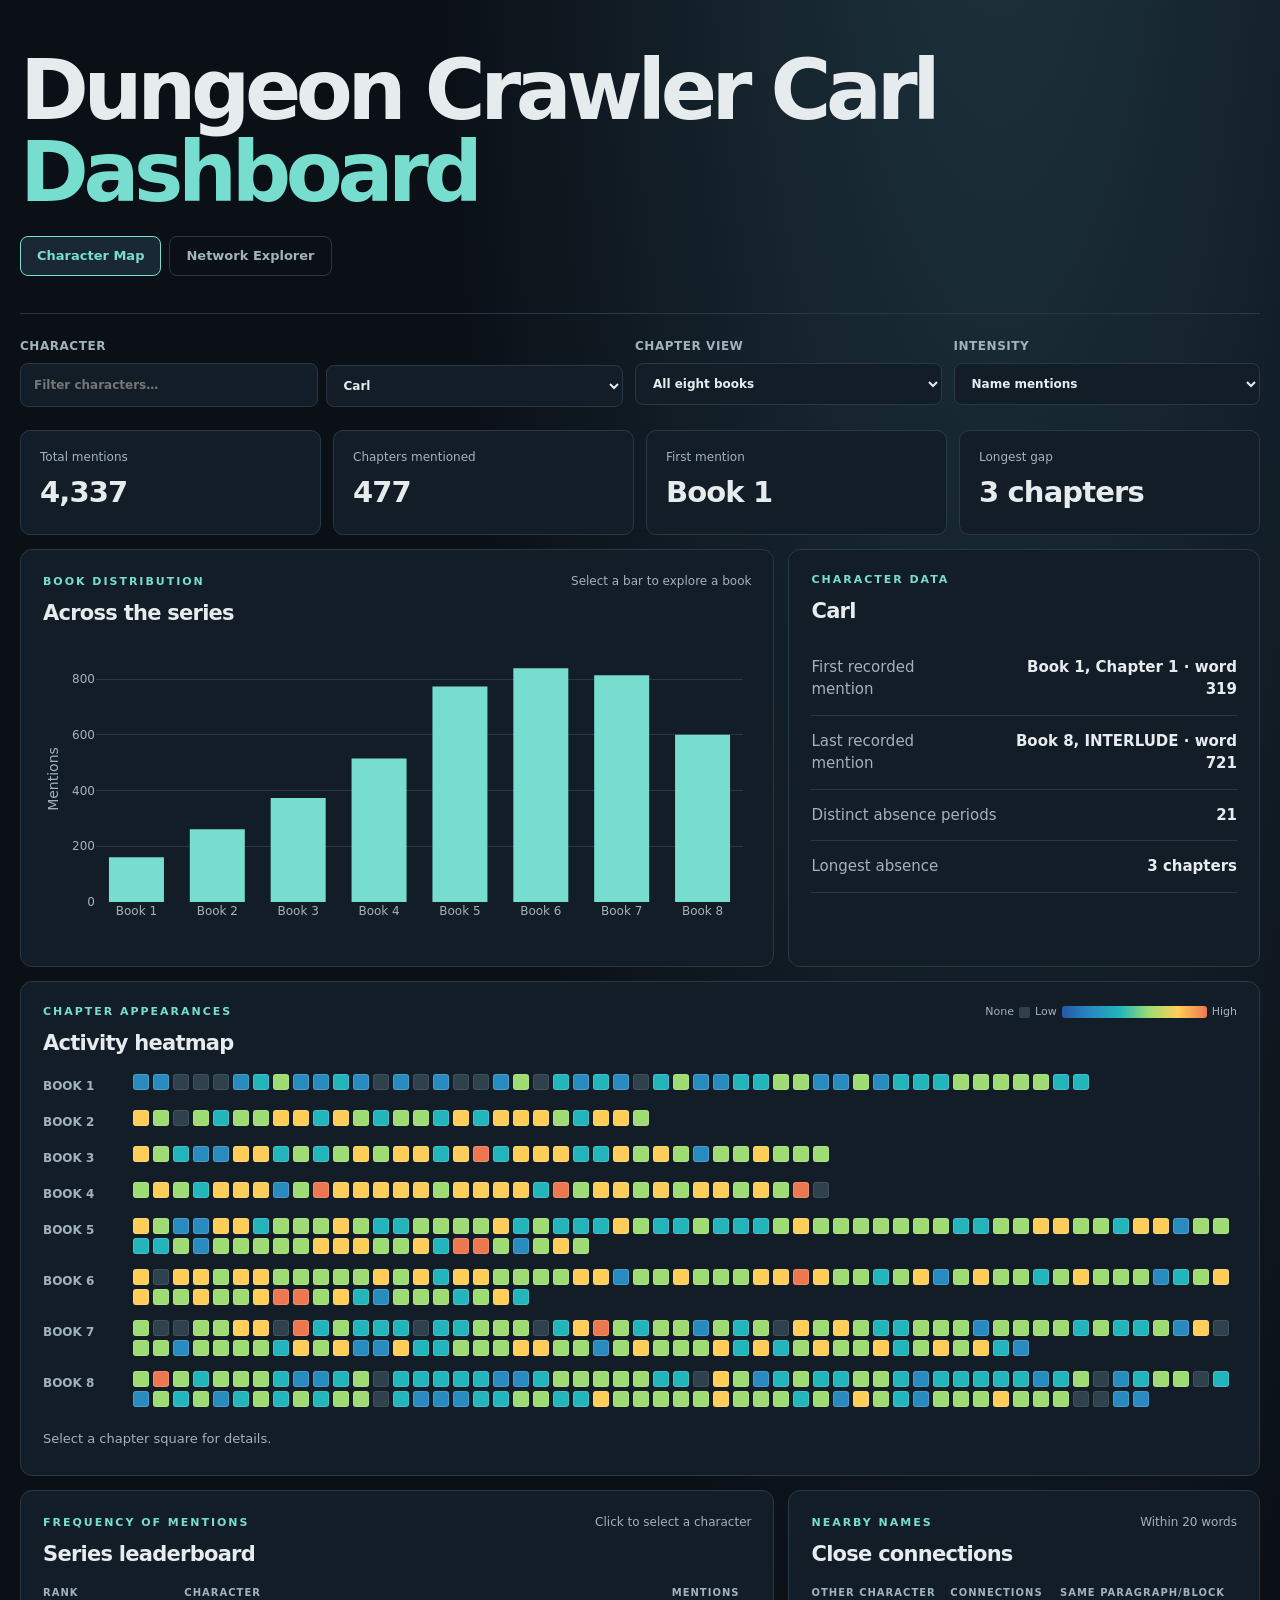
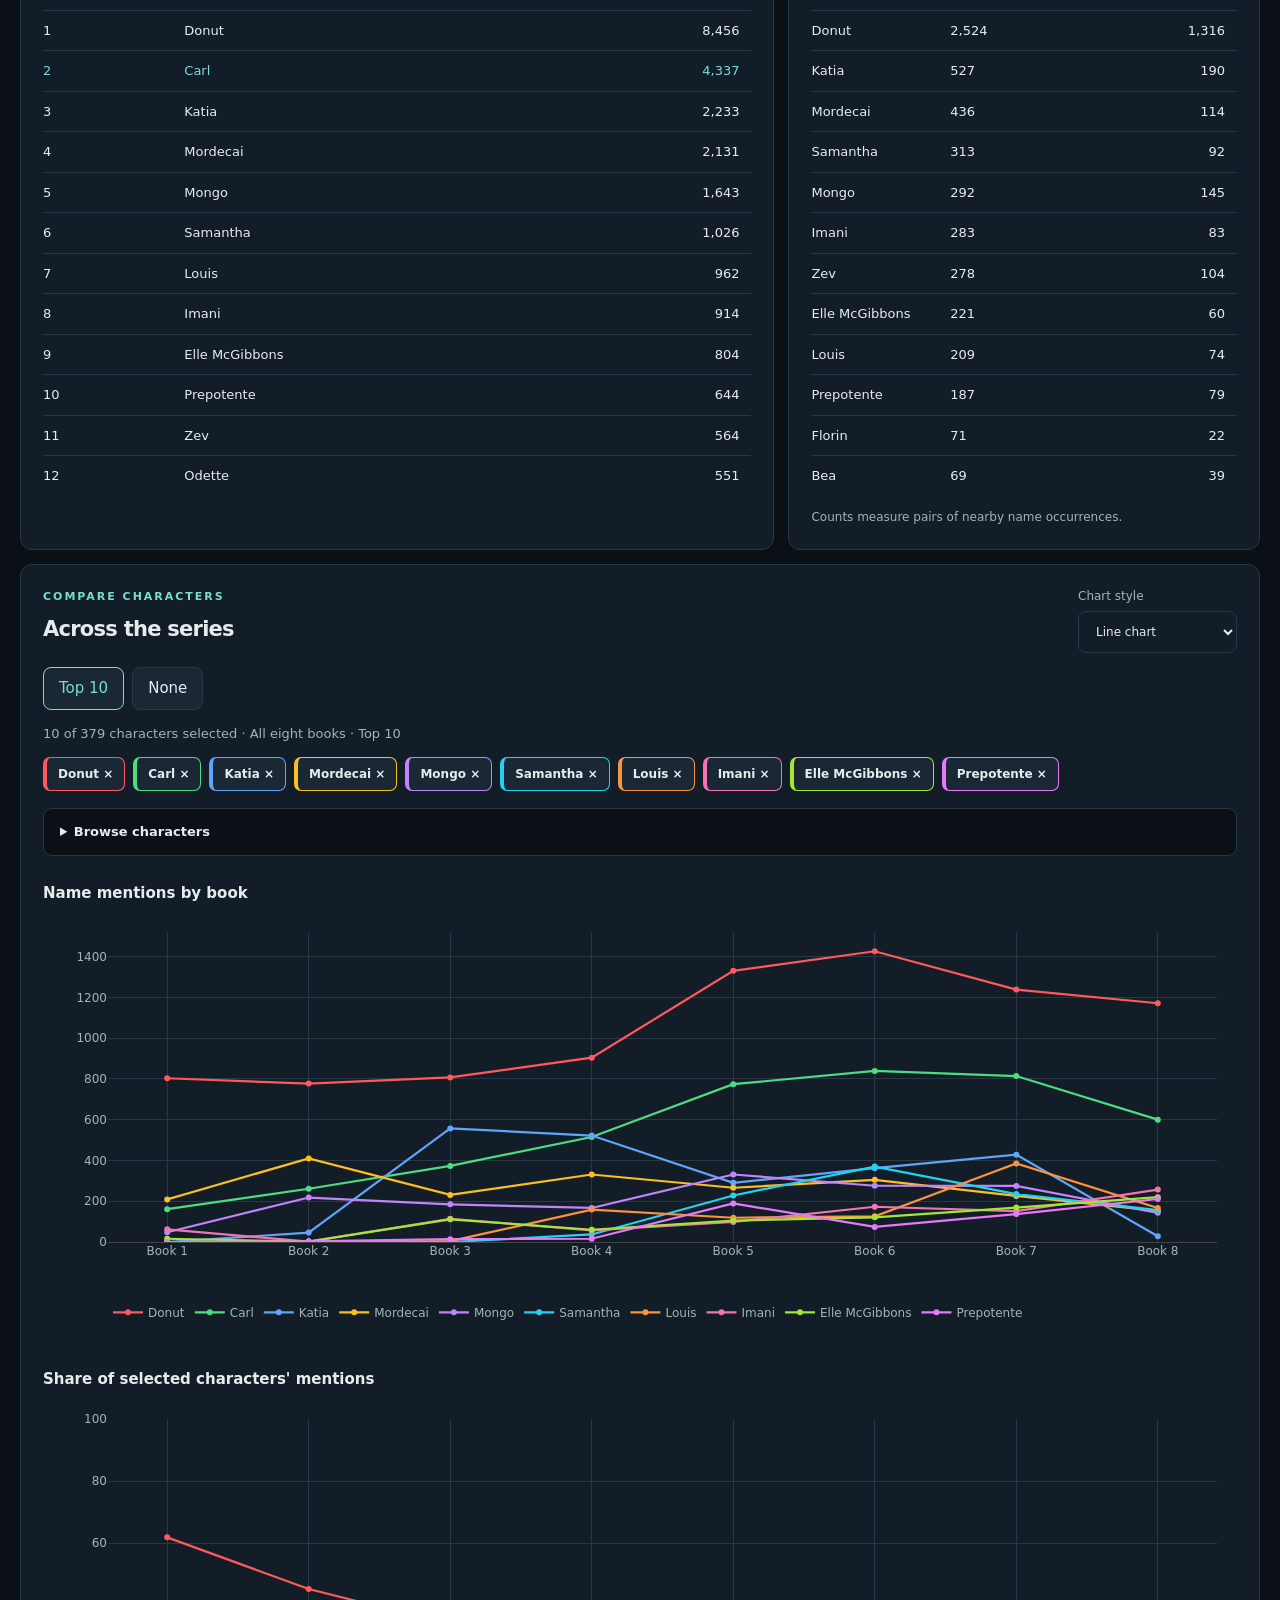
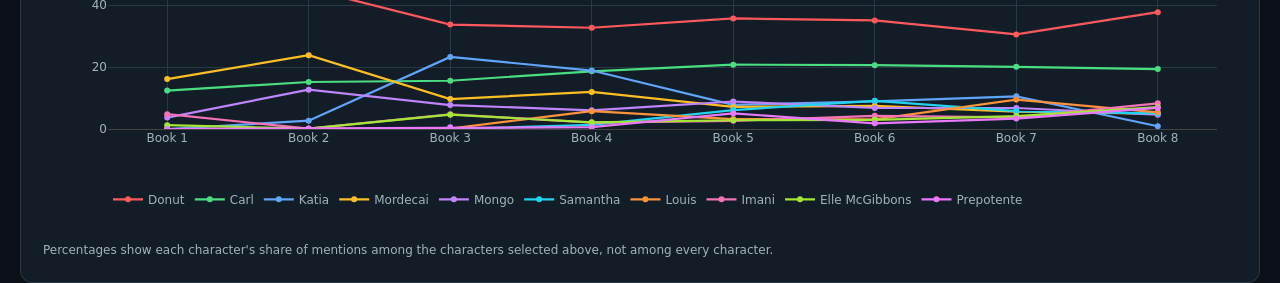
<file: index.html>
<!doctype html>
<html lang="en">
<head>
  <meta charset="utf-8">
  <meta name="viewport" content="width=device-width, initial-scale=1">
  <meta name="color-scheme" content="dark">
  <title>Dungeon Crawler Carl · Character Map</title>
  <link rel="stylesheet" href="./style.css?v=quotes-1">
  <script defer src="./vendor/plotly.min.js"></script>
  <script defer src="./app.js?v=quotes-1"></script>
</head>
<body>
  <div class="shell">
    <header class="masthead">
      <div>
        <h1>Dungeon Crawler Carl <span>Dashboard</span></h1>
        <nav class="site-tabs" aria-label="Dashboard pages">
          <a class="current" aria-current="page" href="./index.html">Character Map</a>
          <a href="./network.html">Network Explorer</a>
        </nav>
      </div>
    </header>

    <section class="controls" aria-label="Dashboard filters">
      <label class="control character-control">
        <span>Character</span>
        <input id="character-search" type="search" placeholder="Filter characters…" autocomplete="off" aria-label="Filter character list">
        <select id="character-select" aria-label="Select character"></select>
      </label>
      <label class="control">
        <span>Chapter view</span>
        <select id="book-select">
          <option value="all">All eight books</option>
        </select>
      </label>
      <label class="control">
        <span>Intensity</span>
        <select id="metric-select">
          <option value="mentions">Name mentions</option>
          <option value="per_10000_words">Per 10,000 words</option>
        </select>
      </label>
    </section>

    <div id="load-error" class="error" hidden role="alert"></div>

    <section id="overview" class="stat-row" aria-label="Character overview">
      <div class="stat"><span>Total mentions</span><strong id="total-mentions">—</strong></div>
      <div class="stat"><span>Chapters mentioned</span><strong id="chapters-mentioned">—</strong></div>
      <div class="stat"><span>First mention</span><strong id="first-mention">—</strong></div>
      <div class="stat"><span>Longest gap</span><strong id="longest-gap">—</strong></div>
    </section>

    <main class="panels">
      <section class="panel trend-panel">
        <div class="panel-header">
          <div><p class="eyebrow">BOOK DISTRIBUTION</p><h2>Across the series</h2></div>
          <span class="panel-note">Select a bar to explore a book</span>
        </div>
        <div id="book-chart" class="chart" aria-label="Mentions by book"></div>
      </section>

      <section class="panel profile-panel">
        <div class="panel-header">
          <div><p class="eyebrow">CHARACTER DATA</p><h2 id="profile-name">Character profile</h2></div>
        </div>
        <dl class="profile-list">
          <div><dt>First recorded mention</dt><dd id="profile-first">—</dd></div>
          <div><dt>Last recorded mention</dt><dd id="profile-last">—</dd></div>
          <div><dt>Distinct absence periods</dt><dd id="profile-absences">—</dd></div>
          <div><dt>Longest absence</dt><dd id="profile-longest">—</dd></div>
        </dl>
      </section>

      <section class="panel heatmap-panel">
        <div class="panel-header">
          <div><p class="eyebrow">CHAPTER APPEARANCES</p><h2>Activity heatmap</h2></div>
          <div class="heatmap-legend">
            <span>None</span>
            <i class="swatch empty"></i>
            <span>Low</span>
            <i class="heatmap-gradient"></i>
            <span>High</span>
          </div>
        </div>
        <div id="heatmap" class="heatmap" aria-label="Character mentions by chapter"></div>
        <p id="chapter-detail" class="chapter-detail" aria-live="polite">Select a chapter square for details.</p>
      </section>


      <section class="panel ranking-panel">
        <div class="panel-header">
          <div><p class="eyebrow">FREQUENCY OF MENTIONS</p><h2 id="ranking-title">Most mentioned</h2></div>
          <span class="panel-note">Click to select a character</span>
        </div>
        <div class="table-scroll">
          <table><thead><tr><th>Rank</th><th>Character</th><th>Mentions</th></tr></thead><tbody id="ranking-body"></tbody></table>
        </div>
      </section>

      <section class="panel network-panel">
        <div class="panel-header">
          <div><p class="eyebrow">NEARBY NAMES</p><h2>Close connections</h2></div>
          <span class="panel-note">Within 20 words</span>
        </div>
        <div class="table-scroll">
          <table><thead><tr><th>Other character</th><th>Connections</th><th>Same Paragraph/Block</th></tr></thead><tbody id="network-body"></tbody></table>
        </div>
        <p class="small-note">Counts measure pairs of nearby name occurrences.</p>
      </section>


      <section class="panel comparison-panel">
        <div class="panel-header">
          <div>
            <p class="eyebrow">COMPARE CHARACTERS</p>
            <h2>Across the series</h2>
          </div>

          <label class="comparison-style">
            Chart style
            <select id="comparison-style">
              <option value="line">Line chart</option>
              <option value="bar">Grouped bar chart</option>
            </select>
          </label>
        </div>


        <div class="comparison-actions">
          <button id="comparison-top10" type="button">
            Top 10
          </button>

          <button id="comparison-none" type="button">
            None
          </button>
        </div>

        <p
          id="comparison-summary"
          class="comparison-summary"
          aria-live="polite"
        ></p>

        <div
          id="comparison-selected"
          class="comparison-selected"
          aria-label="Selected characters"
        ></div>

        <details class="comparison-picker">
          <summary>Browse characters</summary>

          <div class="comparison-picker-content">
            <input
              id="comparison-search"
              type="search"
              placeholder="Search by character name…"
              aria-label="Filter comparison characters"
              autocomplete="off"
            >

            <div
              id="comparison-options"
              class="comparison-options"
              role="group"
              aria-label="Select characters to compare"
            ></div>
          </div>
        </details>


        <div
          id="comparison-easter-eggs"
          class="comparison-easter-eggs"
          aria-live="polite"
          hidden
        ></div>

        <p id="comparison-message" class="small-note" aria-live="polite"></p>

        <h3>Name mentions by book</h3>
        <div id="comparison-count-chart" class="comparison-chart"></div>

        <h3>Share of selected characters' mentions</h3>
        <div id="comparison-percent-chart" class="comparison-chart"></div>

        <p class="small-note">
          Percentages show each character's share of mentions among
          the characters selected above, not among every character.
        </p>
      </section>      

    </main>
  </div>
  <script data-goatcounter="https://dutlech.goatcounter.com/count"
        async src="//gc.zgo.at/count.js"></script>
</body>
</html>
</file>
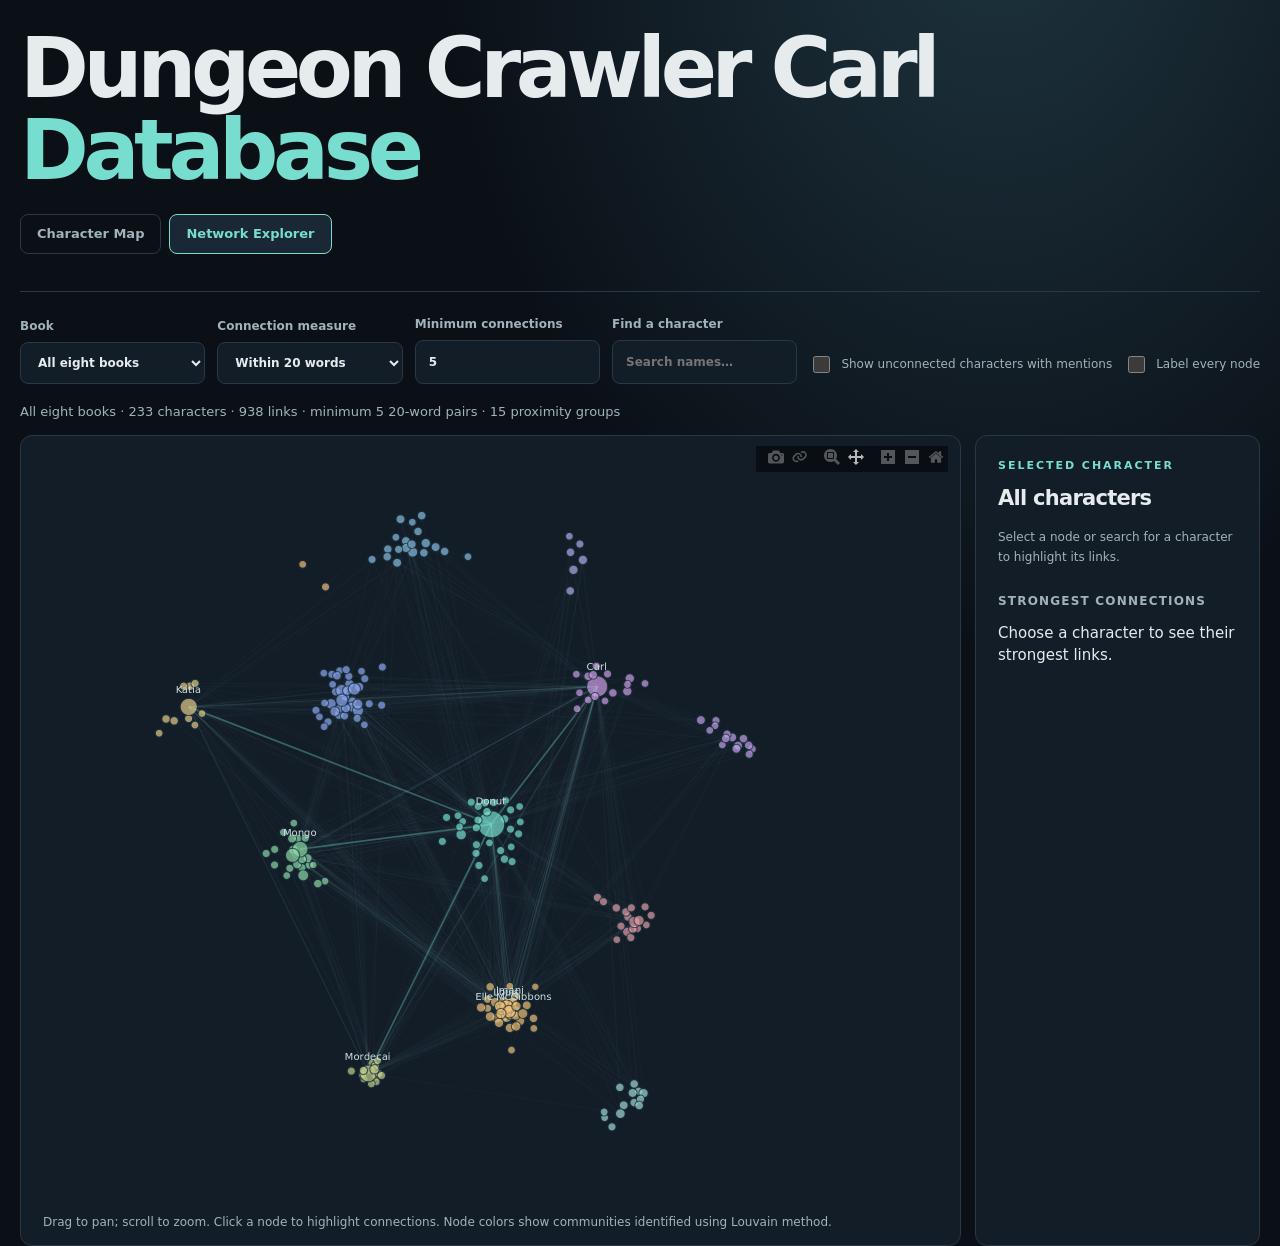
<file: network.html>
<!doctype html>
<html lang="en">
<head>
  <meta charset="utf-8">
  <meta name="viewport" content="width=device-width, initial-scale=1">
  <meta name="color-scheme" content="dark">
  <title>Dungeon Crawler Carl · Network Explorer</title>
  <link rel="stylesheet" href="./network.css">
  <script defer src="./vendor/plotly.min.js"></script>
  <script defer src="./network_page.js?v=network-default-2"></script>
</head>
<body>
  <div class="shell network-shell">
    <header class="masthead network-masthead">
      <div>
        <h1>Dungeon Crawler Carl <span>Database</span></h1>
        <nav class="site-tabs" aria-label="Dashboard pages">
          <a href="./index.html">Character Map</a>
          <a class="current" aria-current="page" href="./network.html">Network Explorer</a>
        </nav>
      </div>
    </header>

    <section class="network-page-controls" aria-label="Network filters">
      <label>Book
        <select id="full-book">
          <option value="all">All eight books</option>
        </select>
      </label>
      <label>Connection measure
        <select id="full-measure">
          <option value="connections">Within 20 words</option>
          <option value="same_block_connections">Same text block</option>
        </select>
      </label>
      <label>Minimum connections
        <input
          id="full-minimum"
          type="number"
          min="1"
          step="1"
          value="5"
          inputmode="numeric"
        >
      </label>
      <label>Find a character
        <input id="full-search" type="search" placeholder="Search names…" list="network-characters" autocomplete="off">
        <datalist id="network-characters"></datalist>
      </label>
      <label class="network-check">
        <input id="show-isolated" type="checkbox">
        Show unconnected characters with mentions
      </label>
      <label class="network-check">
        <input id="show-labels" type="checkbox">
        Label every node
      </label>
    </section>

    <div id="network-error" class="error" hidden role="alert"></div>
    <p class="network-page-summary" id="network-summary" aria-live="polite">Loading network…</p>

    <main class="full-network-layout">
      <section class="panel network-canvas-panel" aria-label="Complete character network">
        <div id="full-network-plot" class="full-network-plot"></div>
        <p class="small-note">Drag to pan; scroll to zoom. Click a node to highlight connections. Node colors show communities identified using Louvain method.</p>
      </section>
      <aside class="panel network-details">
        <div class="panel-header"><div><p class="eyebrow">SELECTED CHARACTER</p><h2 id="detail-name">All characters</h2></div></div>
        <p id="detail-description" class="small-note">Select a node or search for a character.</p>
        <p><a id="open-profile" class="profile-link" href="./index.html" hidden>Open character dashboard →</a></p>
        <button type="button" id="clear-selection" class="subtle-button" hidden>Clear selection</button>
        <h3>Strongest connections</h3>
        <div id="detail-neighbors" class="detail-neighbors"><p class="small-note">Choose a character to see their strongest links.</p></div>
      </aside>
    </main>
  </div>
  <script data-goatcounter="https://dutlech.goatcounter.com/count"
        async src="//gc.zgo.at/count.js"></script>
</body>
</html>
</file>
<file: style.css>
:root {
  color-scheme: dark;
  --background: #0b1017;
  --surface: #131d28;
  --surface-raised: #1a2835;
  --line: #293846;
  --ink: #e6ecee;
  --muted: #a1b3ba;
  --teal: #77decf;
  --orange: #efab72;
}
* { box-sizing: border-box; }
body { margin: 0; background: radial-gradient(ellipse at 78% -10%, #1e3540 0%, transparent 40%), var(--background); color: var(--ink); font: 15px/1.5 system-ui, -apple-system, "Segoe UI", sans-serif; }
button, select, input { font: inherit; }
button { cursor: pointer; }
.shell { width: min(1320px, calc(100% - 40px)); margin: auto; }
.masthead { min-height: 230px; padding: 50px 0 37px; display: flex; justify-content: space-between; align-items: end; gap: 30px; border-bottom: 1px solid var(--line); }
.eyebrow { color: var(--teal); font-size: 11px; font-weight: 800; letter-spacing: .18em; margin: 0 0 8px; }
h1 { font-size: clamp(44px, 7vw, 83px); font-weight: 850; letter-spacing: -.065em; line-height: .99; margin: 0; }
h1 span { color: var(--teal); }
.lede { color: var(--muted); max-width: 530px; margin: 20px 0 0; }
.edition { color: var(--muted); font-size: 11px; letter-spacing: .13em; white-space: nowrap; }
.edition span { color: var(--orange); }
.controls { display: flex; flex-wrap: wrap; gap: 12px; padding: 23px 0; }
.control { display: flex; flex-direction: column; gap: 8px; flex: 1 1 180px; color: var(--muted); font-size: 12px; font-weight: 750; letter-spacing: .045em; text-transform: uppercase; }
.control.character-control { flex: 2 1 350px; display: grid; grid-template-columns: minmax(100px, 1fr) minmax(130px, 1fr); align-items: end; }
.character-control span { grid-column: 1 / -1; }
input, select { background: var(--surface); color: var(--ink); border: 1px solid var(--line); padding: 12px 13px; border-radius: 8px; outline-offset: 3px; min-width: 0; }
input:focus, select:focus { border-color: var(--teal); }
.stat-row { display: grid; grid-template-columns: repeat(4, minmax(0,1fr)); gap: 12px; margin: 0 0 14px; }
.stat { border: 1px solid var(--line); border-radius: 10px; background: var(--surface); min-height: 105px; padding: 17px 19px; }
.stat span { display: block; color: var(--muted); font-size: 12px; margin-bottom: 9px; }
.stat strong { display: block; font-size: clamp(18px, 2.3vw, 29px); line-height: 1.18; letter-spacing: -.03em; overflow-wrap: anywhere; }
.panels { display: grid; grid-template-columns: minmax(0, 1.6fr) minmax(315px, 1fr); gap: 14px; }
.panel { background: var(--surface); border: 1px solid var(--line); padding: 22px; border-radius: 12px; min-width: 0; }
.panel-header { display: flex; justify-content: space-between; gap: 10px; align-items: baseline; margin-bottom: 14px; }
h2 { margin: 0; font-size: 21px; letter-spacing: -.035em; }
.panel-note, .small-note { font-size: 12px; line-height: 1.6; color: var(--muted); }
.chart { height: 300px; }
.profile-list { margin: 0; }
.profile-list > div { display: flex; justify-content: space-between; gap: 18px; padding: 14px 0; border-bottom: 1px solid var(--line); }
.profile-list dt { color: var(--muted); }
.profile-list dd { text-align: right; margin: 0; font-weight: 750; }
.heatmap-panel { grid-column: 1 / -1; }
.heatmap-book { display: grid; grid-template-columns: 75px minmax(0,1fr); align-items: start; gap: 15px; margin: 0 0 15px; }
.heatmap-book-label { color: var(--muted); font-size: 12px; font-weight: 800; padding-top: 3px; }
.heatmap-cells { display: flex; flex-wrap: wrap; gap: 4px; }
.chapter-cell { width: 16px; height: 16px; flex: 0 0 16px; background: #30414e; border: 1px solid rgba(255,255,255,.08); border-radius: 3px; padding: 0; }
.chapter-cell.active { background: var(--heat-color); border-color: rgba(255, 255, 255, 0.15); }

.chapter-cell:hover,
.chapter-cell:focus-visible,
.chapter-cell.selected { outline: 2px solid #ffffff; outline-offset: 2px; }

.heatmap-legend { display: flex; align-items: center; gap: 5px; color: var(--muted); font-size: 11px; white-space: nowrap; }
.swatch { height: 11px; width: 11px; border-radius: 2px; display: inline-block; }
.swatch.empty { background: #30414e; }
.heatmap-gradient { display: inline-block; width: 145px; height: 12px; border-radius: 3px; background: linear-gradient(
    to right,
    #2558a8 0%,
    #278bc0 20%,
    #22b5bb 40%,
    #9edb72 60%,
    #ffce58 80%,
    #ed7850 100%
  );
}

.chapter-detail { margin: 22px 0 0; min-height: 24px; color: var(--muted); font-size: 13px; }
.table-scroll { overflow-x: auto; }
table { width: 100%; border-collapse: collapse; font-size: 13px; }
th { text-transform: uppercase; font-size: 10px; letter-spacing: .10em; color: var(--muted); text-align: left; padding: 0 12px 10px 0; }
th:last-child, td:last-child { text-align: right; }
td { border-top: 1px solid var(--line); padding: 10px 12px 10px 0; }
tr.selected td { color: var(--teal); }
tbody tr[data-character] { cursor: pointer; }
tbody tr[data-character]:hover td { background: var(--surface-raised); }
.small-note { margin-bottom: 0; }
.error { padding: 18px; border: 1px solid var(--orange); border-radius: 8px; color: var(--orange); margin: 15px 0; }
footer { padding: 34px 0 45px; color: var(--muted); font-size: 12px; }
@media (max-width: 860px) {
  .panels { grid-template-columns: 1fr; }
  .heatmap-panel { grid-column: auto; }
  .stat-row { grid-template-columns: repeat(2, minmax(0,1fr)); }
  .masthead { align-items: start; flex-direction: column; min-height: 0; gap: 16px; }
}
@media (max-width: 540px) {
  .shell { width: min(100% - 24px, 1320px); }
  .control.character-control { flex-basis: 100%; }
  .panel { padding: 16px; }
  .stat { min-height: 90px; padding: 14px; }
  .panel-header { align-items: start; flex-direction: column; }
  .heatmap-book { grid-template-columns: 1fr; gap: 5px; }
  .chart { height: 260px; }
}

.network-graph-panel {
  grid-column: 1 / -1;
}

.network-controls {
  display: flex;
  flex-wrap: wrap;
  gap: 12px;
  margin-bottom: 14px;
}

.network-controls label {
  display: flex;
  flex-direction: column;
  gap: 7px;
  min-width: 160px;
  flex: 1;
  color: var(--muted);
  font-size: 12px;
  font-weight: 700;
}

.network-controls select {
  width: 100%;
}

.network-graph-summary {
  color: var(--muted);
  font-size: 13px;
  margin: 14px 0 0;
}

.network-graph {
  width: 100%;
  height: 490px;
}

.network-graph .plotly .scatterlayer .points {
  cursor: pointer;
}

.network-empty {
  display: grid;
  place-items: center;
  min-height: 250px;
  padding: 24px;
  color: var(--muted);
  text-align: center;
}

@media (max-width: 860px) {
  .network-graph-panel {
    grid-column: auto;
  }
}

@media (max-width: 540px) {
  .network-graph {
    height: 390px;
  }

  .network-controls label {
    flex-basis: 100%;
  }
}

.site-tabs { display: flex; gap: 8px; flex-wrap: wrap; margin-top: 22px; }
.site-tabs a { color: var(--muted); text-decoration: none; border: 1px solid var(--line); border-radius: 8px; padding: 9px 16px; font-weight: 650; font-size: 13px; }
.site-tabs a:hover, .site-tabs a.current { color: var(--teal); background: var(--surface-raised); border-color: var(--teal); }

.comparison-panel {
  grid-column: 1 / -1;
  width: 100%;
  min-width: 0;
  overflow: hidden;
}

.comparison-style {
  display: flex;
  flex-direction: column;
  gap: 6px;
  min-width: 150px;
  color: var(--muted);
  font-size: 12px;
}

.comparison-actions,
.comparison-selected {
  display: flex;
  flex-wrap: wrap;
  gap: 8px;
  align-items: center;
}

.comparison-actions button {
  padding: 9px 15px;
  border: 1px solid var(--line);
  border-radius: 8px;
  background: var(--surface-raised);
  color: var(--ink);
}

.comparison-actions button:hover,
.comparison-actions button[aria-pressed="true"] {
  color: var(--teal);
  border-color: var(--teal);
}

.comparison-summary {
  margin: 14px 0;
  color: var(--muted);
  font-size: 13px;
}

.comparison-selected {
  margin-bottom: 17px;
}

.comparison-chip {
  padding: 7px 11px;
  border: 1px solid var(--comparison-color);
  border-left: 4px solid var(--comparison-color);
  border-radius: 7px;
  background: var(--surface-raised);
  color: var(--ink);
  font-size: 12px;
  font-weight: 600;
}

.comparison-picker {
  border: 1px solid var(--line);
  border-radius: 9px;
  background: var(--background);
}

.comparison-picker > summary {
  padding: 13px 16px;
  color: var(--ink);
  cursor: pointer;
  font-size: 13px;
  font-weight: 650;
}

.comparison-picker > summary:hover,
.comparison-picker[open] > summary {
  color: var(--teal);
}

.comparison-picker[open] > summary {
  border-bottom: 1px solid var(--line);
}

.comparison-picker-content {
  padding: 15px;
}

.comparison-picker-content > input[type="search"] {
  display: block;
  width: 100%;
  margin-bottom: 14px;
}

.comparison-options {
  max-height: 340px;
  overflow-y: auto;
}

.comparison-results {
  margin: 0 0 10px;
  color: var(--muted);
  font-size: 12px;
}

.comparison-option-list {
  display: grid;
  grid-template-columns: repeat(
    auto-fit,
    minmax(min(100%, 270px), 1fr)
  );
  gap: 8px;
}

.comparison-option {
  display: flex;
  align-items: center;
  gap: 10px;
  min-width: 0;
  padding: 11px 12px;
  border: 1px solid var(--line);
  border-radius: 8px;
  background: var(--surface);
  cursor: pointer;
  font-size: 13px;
}

.comparison-option:hover {
  border-color: var(--teal);
  background: var(--surface-raised);
}

.comparison-option:has(input:checked) {
  border-color: rgba(119, 222, 207, 0.6);
  background: rgba(119, 222, 207, 0.08);
}

.comparison-option input[type="checkbox"] {
  appearance: auto;
  flex: 0 0 16px;
  width: 16px;
  height: 16px;
  min-width: 16px;
  padding: 0;
  margin: 0;
  accent-color: var(--teal);
}

.comparison-option-name {
  flex: 1;
  min-width: 0;
  overflow-wrap: anywhere;
}

.comparison-option-count {
  margin-left: auto;
  color: var(--muted);
  white-space: nowrap;
  font-variant-numeric: tabular-nums;
}

.comparison-empty {
  color: var(--muted);
  font-size: 13px;
}

.comparison-chart {
  position: relative;
  width: 100%;
  min-width: 0;
  height: 430px;
  min-height: 430px;
  overflow: hidden;
}

.comparison-panel h3 {
  margin: 26px 0 8px;
  font-size: 15px;
}

@media (max-width: 540px) {
  .comparison-option-list {
    grid-template-columns: 1fr;
  }

  .comparison-chart {
    height: 390px;
    min-height: 390px;
  }
}

.ranking-extra td {
  border-top: 2px solid var(--teal);
  background: rgba(119, 222, 207, 0.07);
}

.ranking-extra td:first-child {
  border-left: 3px solid var(--teal);
  padding-left: 10px;
}

.ranking-extra.selected td {
  color: var(--teal);
  font-weight: 700;
}

.comparison-easter-eggs {
  display: grid;
  gap: 12px;
  margin: 18px 0 24px;
}
.comparison-easter-eggs[hidden] { display: none; }
.comparison-quote {
  margin: 0;
  padding: 19px 22px;
  border-left: 4px solid var(--orange);
  border-radius: 9px;
  background: var(--surface-raised);
}
.comparison-quote-heading {
  margin-bottom: 9px;
  color: var(--orange);
  font-size: 10px;
  font-weight: 800;
  letter-spacing: .15em;
}
.comparison-quote blockquote {
  margin: 0;
  color: var(--ink);
  font-size: clamp(16px, 2vw, 20px);
  font-style: italic;
  line-height: 1.5;
}
.comparison-quote figcaption {
  margin-top: 12px;
  color: var(--muted);
  font-size: 13px;
  text-align: right;
}
@media (max-width: 540px) {
  .comparison-quote { padding: 15px 17px; }
}
</file>
<file: network.css>
@import url("./style.css");

.network-shell { width: min(1560px, calc(100% - 40px)); }
.network-masthead { padding-top: 28px; min-height: 190px; }
.site-tabs { display: flex; gap: 8px; flex-wrap: wrap; margin-top: 22px; }
.site-tabs a { color: var(--muted); text-decoration: none; border: 1px solid var(--line); border-radius: 8px; padding: 9px 16px; font-weight: 650; font-size: 13px; }
.site-tabs a:hover, .site-tabs a.current { color: var(--teal); background: var(--surface-raised); border-color: var(--teal); }
.network-page-controls { display: flex; flex-wrap: wrap; gap: 12px; align-items: end; padding: 23px 0 9px; }
.network-page-controls > label:not(.network-check) { flex: 1 1 170px; display: flex; flex-direction: column; gap: 7px; font-size: 12px; color: var(--muted); font-weight: 750; }
.network-page-controls select, .network-page-controls input[type=search] { width: 100%; }
.network-check { flex: 0 1 auto; display: flex; align-items: center; gap: 8px; color: var(--muted); font-size: 12px; padding: 8px 0; }
.network-check input { accent-color: var(--teal); width: 17px; height: 17px; }
.network-page-summary { font-size: 13px; color: var(--muted); margin: 9px 0 14px; }
.full-network-layout { display: grid; grid-template-columns: minmax(0, 1fr) 285px; gap: 14px; }
.network-canvas-panel { padding: 8px 10px 12px; }
.full-network-plot { height: min(85vh, 950px); min-height: 620px; }
.network-canvas-panel .small-note { margin: 4px 12px 0; }
.network-details h3 { color: var(--muted); font-size: 12px; text-transform: uppercase; letter-spacing: .1em; margin: 25px 0 12px; }
.profile-link { color: var(--teal); text-decoration: none; font-weight: 750; }
.profile-link:hover { text-decoration: underline; }
.subtle-button { background: var(--surface-raised); color: var(--muted); border: 1px solid var(--line); padding: 7px 12px; border-radius: 7px; }
.detail-neighbor { display: flex; align-items: center; justify-content: space-between; gap: 15px; width: 100%; background: none; border: 0; border-top: 1px solid var(--line); padding: 10px 0; text-align: left; color: var(--ink); }
.detail-neighbor:hover { color: var(--teal); }
.detail-neighbor strong { color: var(--teal); font-variant-numeric: tabular-nums; }
.network-page-controls input[type=number] { width: 100%; }
@media (max-width: 880px) { .full-network-layout { grid-template-columns: 1fr; } .full-network-plot { height: 65vh; min-height: 420px; } }
@media (max-width: 540px) { .network-shell { width: calc(100% - 24px); } .full-network-plot { min-height: 360px; } .network-page-controls > label:not(.network-check) { flex-basis: 45%; } }
</file>
